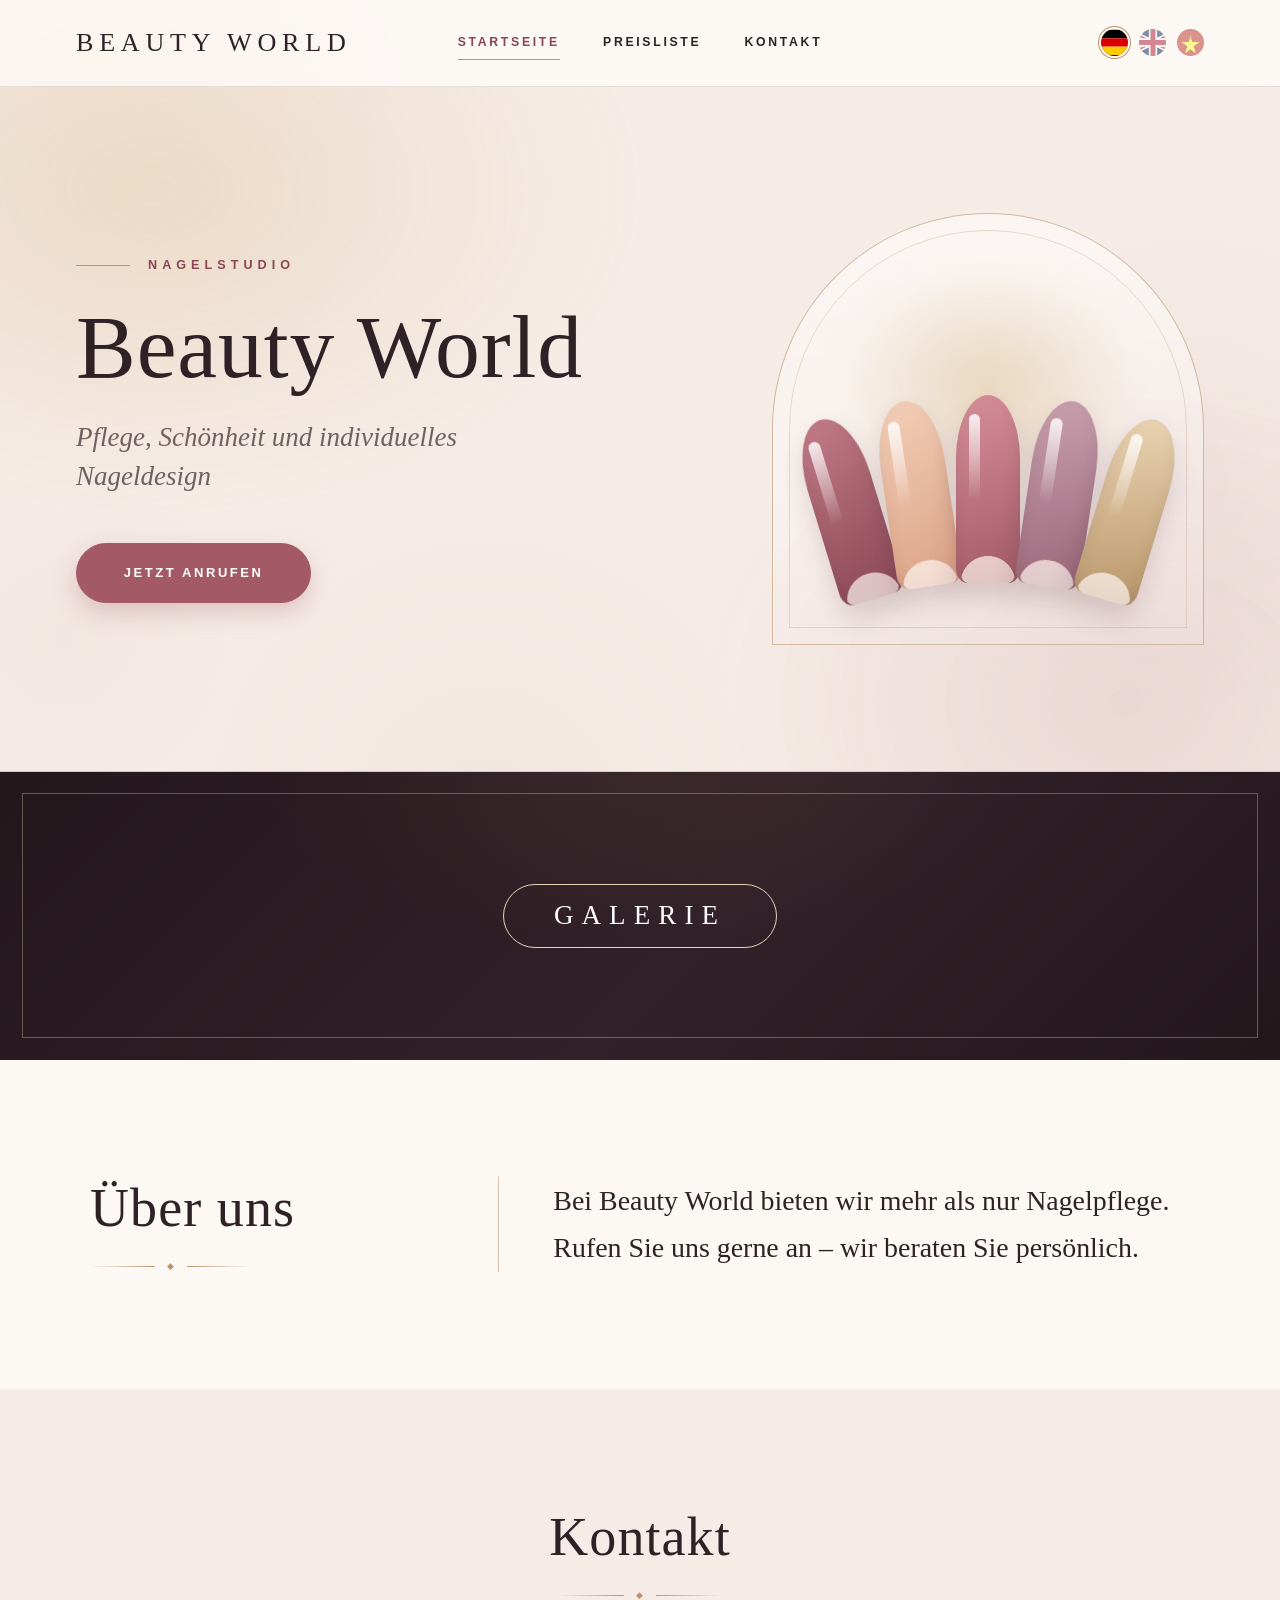
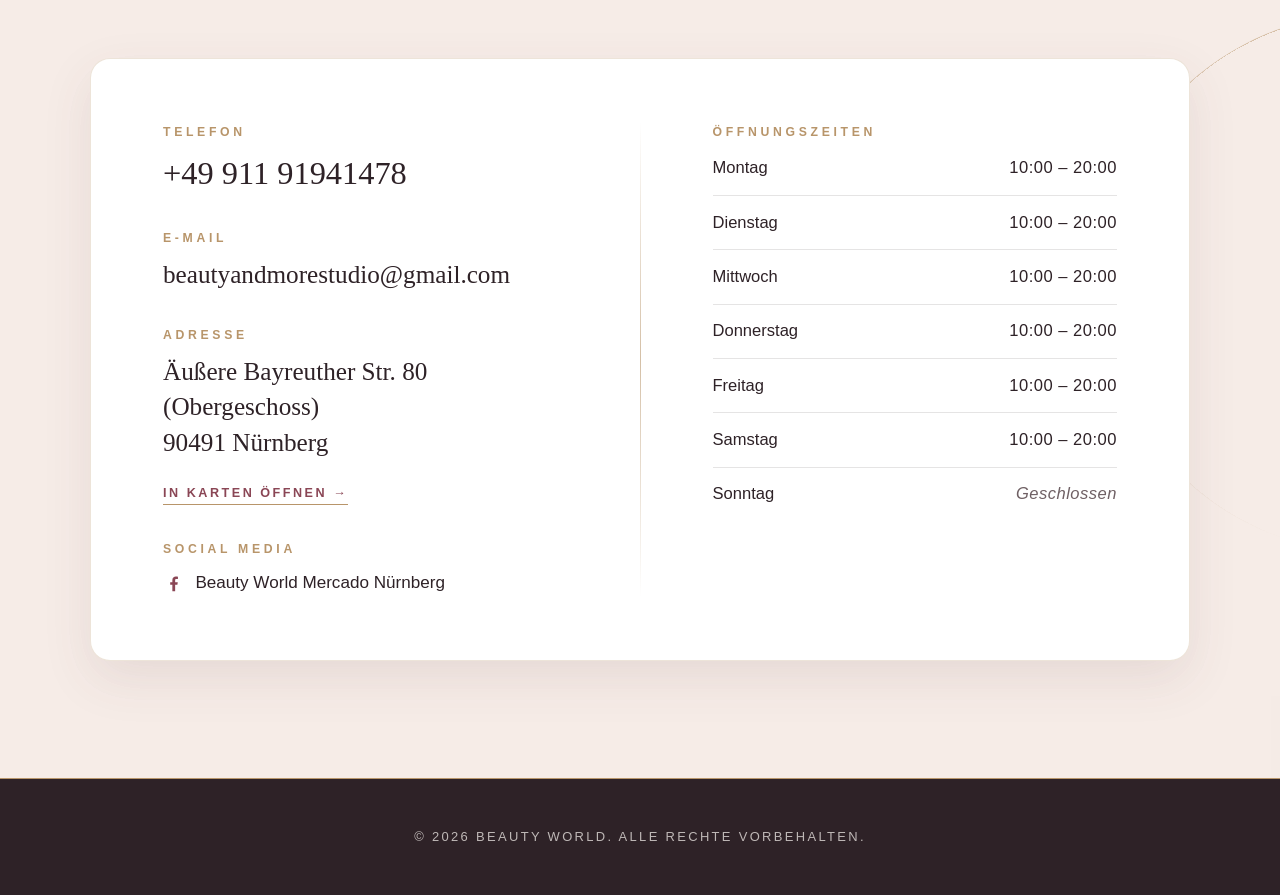
<file: index.html>
<!doctype html>
<html lang="de">
  <head>
    <meta charset="utf-8">
    <meta name="viewport" content="width=device-width, initial-scale=1">
    <title>Beauty World</title>
    <meta name="description" content="Beauty World – Nagelstudio in Nürnberg. Pflege, Schönheit und individuelles Nageldesign.">
    <link rel="stylesheet" href="src/styles/main.css">
  </head>
  <body class="home" data-page="home" data-root="">
    <header id="site-header"></header>
    <main>
      <section class="hero">
        <div class="hero-inner">
          <div class="hero-text">
            <p class="hero-eyebrow" data-i18n="hero.eyebrow"></p>
            <h1 class="hero-name" id="hero-name"></h1>
            <p class="hero-tagline" data-i18n="hero.tagline"></p>
            <div class="hero-actions">
              <a class="btn" id="hero-book" data-i18n="book.cta" href="#" target="_blank" rel="noopener noreferrer" hidden></a>
              <a class="btn" id="hero-call" data-i18n="hero.cta" href="#"></a>
            </div>
          </div>
          <div class="hero-art" aria-hidden="true">
            <span class="art-glow"></span>
            <span class="sparkle sparkle-1"></span>
            <span class="sparkle sparkle-2"></span>
            <span class="sparkle sparkle-3"></span>
            <span class="sparkle sparkle-4"></span>
            <span class="sparkle sparkle-5"></span>
            <span class="sparkle sparkle-6"></span>
            <div class="nail nail-1"></div>
            <div class="nail nail-2"></div>
            <div class="nail nail-3"></div>
            <div class="nail nail-4"></div>
            <div class="nail nail-5"></div>
          </div>
        </div>
      </section>

      <section class="section announcement" id="announcement" hidden>
        <div class="section-inner">
          <p class="announcement-label" data-i18n="notice.title"></p>
          <p class="announcement-text" id="announcement-text"></p>
        </div>
      </section>

      <section class="gallery">
        <button class="gallery-banner" id="gallery-banner" type="button" aria-haspopup="dialog">
          <span class="banner-bg" id="banner-bg" aria-hidden="true"></span>
          <span class="gallery-banner-title" data-i18n="gallery.title"></span>
        </button>
        <div class="gallery-overlay" id="gallery-overlay" role="dialog" aria-modal="true" data-i18n-label="gallery.title" hidden>
          <div class="overlay-card">
            <button class="overlay-close" id="overlay-close" type="button" data-i18n-label="gallery.close">&times;</button>
            <div class="overlay-grid" id="overlay-grid"></div>
            <p class="overlay-empty" id="overlay-empty" data-i18n="gallery.empty" hidden></p>
          </div>
        </div>
      </section>

      <section class="section reviews" id="reviews" hidden>
        <div class="section-inner">
          <h2 class="section-title" data-i18n="reviews.title"></h2>
          <div class="slider">
            <div class="slider-track" id="slider-track"></div>
            <div class="slider-controls">
              <button class="slider-btn" id="rev-prev" type="button" data-i18n-label="reviews.prev">
                <svg viewBox="0 0 24 24" aria-hidden="true"><path fill="none" stroke="currentColor" stroke-width="2" stroke-linecap="round" stroke-linejoin="round" d="M15 5l-7 7 7 7"/></svg>
              </button>
              <button class="slider-btn" id="rev-next" type="button" data-i18n-label="reviews.next">
                <svg viewBox="0 0 24 24" aria-hidden="true"><path fill="none" stroke="currentColor" stroke-width="2" stroke-linecap="round" stroke-linejoin="round" d="M9 5l7 7-7 7"/></svg>
              </button>
            </div>
          </div>
        </div>
      </section>

      <section class="section about">
        <div class="section-inner about-inner">
          <h2 class="section-title" data-i18n="about.title"></h2>
          <p class="about-text" data-i18n="about.text"></p>
        </div>
      </section>

      <section class="section section-alt">
        <div class="section-inner">
          <h2 class="section-title" data-i18n="contact.title"></h2>
          <div class="contact-block" id="contact-block"></div>
        </div>
      </section>
    </main>
    <footer id="site-footer"></footer>
    <script src="src/scripts/translations.js"></script>
    <script src="src/scripts/common.js"></script>
    <script src="src/scripts/home.js"></script>
  </body>
</html>
</file>
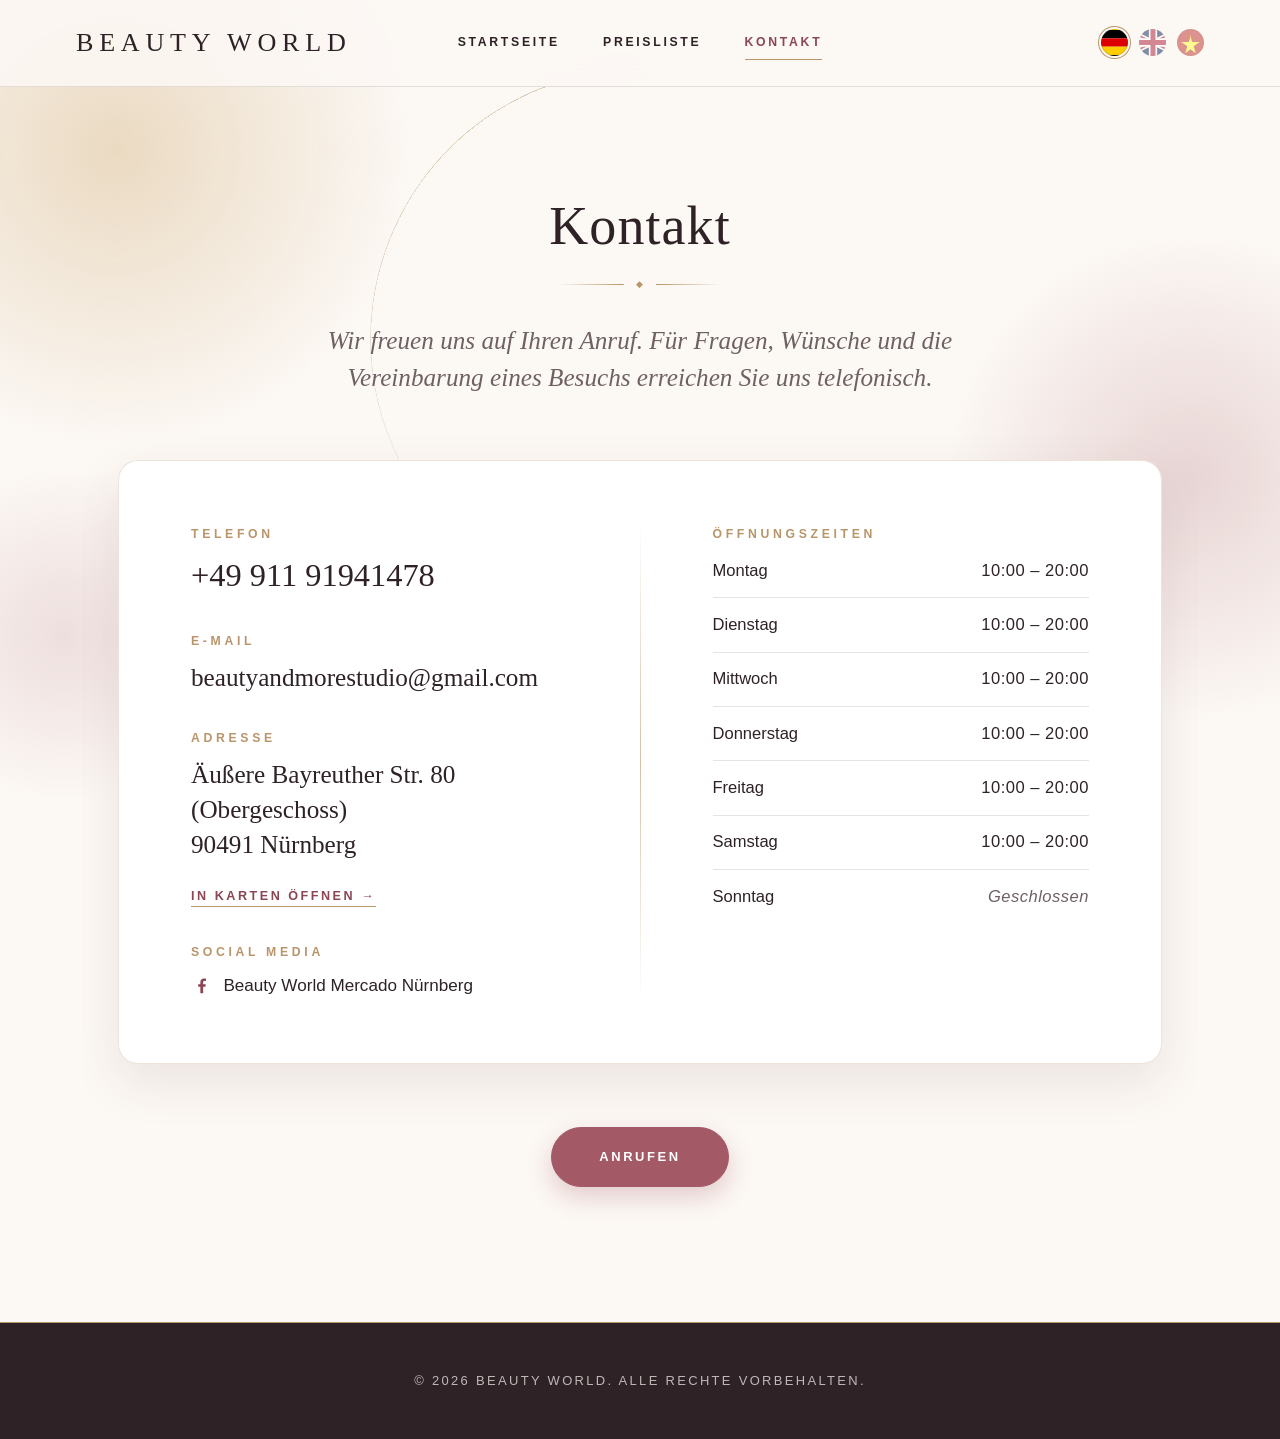
<file: src/pages/contact.html>
<!doctype html>
<html lang="de">
  <head>
    <meta charset="utf-8">
    <meta name="viewport" content="width=device-width, initial-scale=1">
    <title>Kontakt – Beauty World</title>
    <meta name="description" content="Kontakt und Öffnungszeiten von Beauty World – Nagelstudio in Nürnberg.">
    <link rel="stylesheet" href="../../src/styles/main.css">
  </head>
  <body data-page="contact" data-root="../../">
    <header id="site-header"></header>
    <main class="page">
      <h1 class="page-title" data-i18n="contact.title"></h1>
      <p class="page-intro" data-i18n="contact.intro"></p>
      <div class="contact-block" id="contact-block"></div>
      <p class="page-cta"><a class="btn" id="contact-call" data-i18n="contact.call" href="#"></a></p>
    </main>
    <footer id="site-footer"></footer>
    <script src="../../src/scripts/translations.js"></script>
    <script src="../../src/scripts/common.js"></script>
  </body>
</html>
</file>
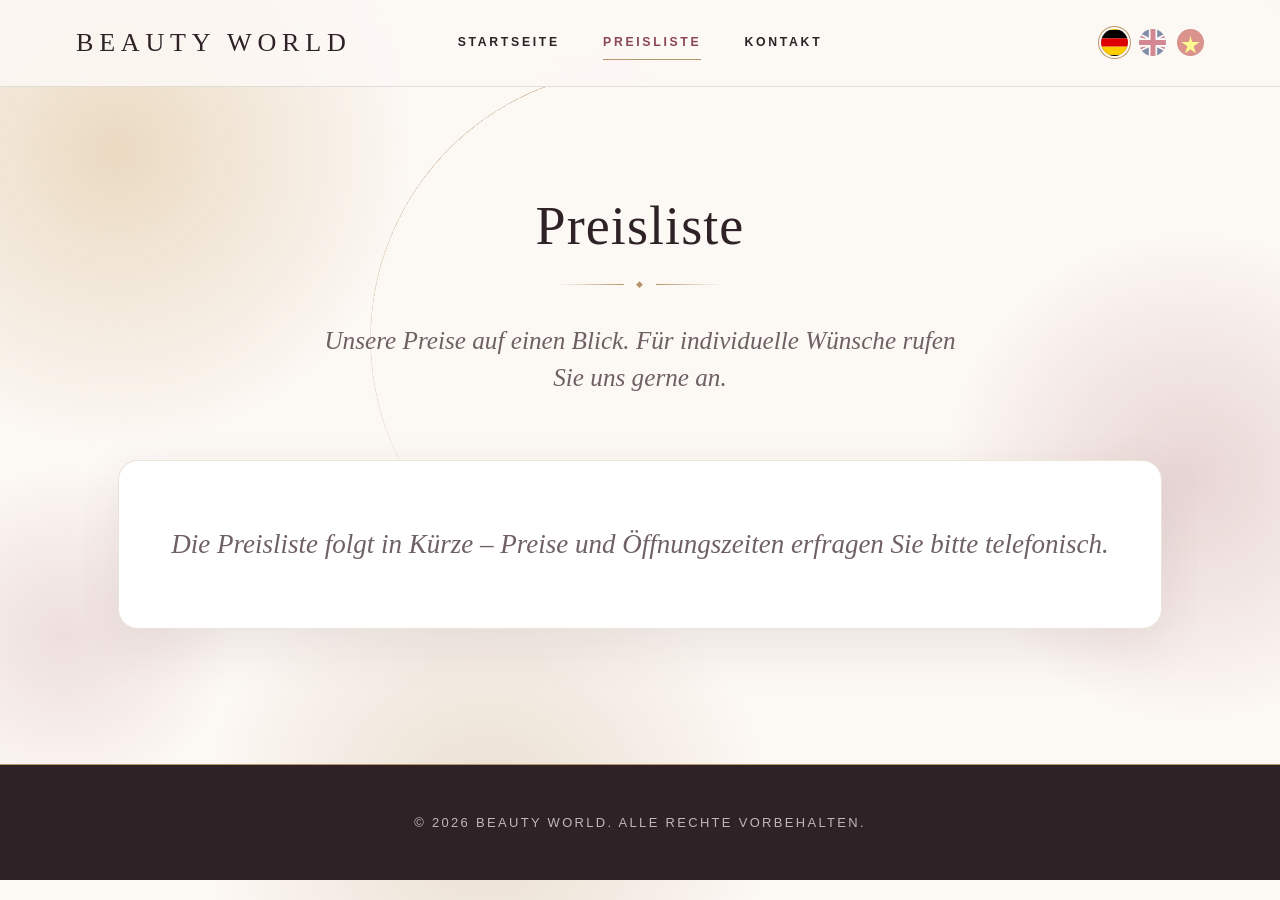
<file: src/pages/prices.html>
<!doctype html>
<html lang="de">
  <head>
    <meta charset="utf-8">
    <meta name="viewport" content="width=device-width, initial-scale=1">
    <title>Preisliste – Beauty World</title>
    <meta name="description" content="Preisliste von Beauty World – Nagelstudio in Nürnberg.">
    <link rel="stylesheet" href="../../src/styles/main.css">
  </head>
  <body data-page="prices" data-root="../../">
    <header id="site-header"></header>
    <main class="page">
      <h1 class="page-title" data-i18n="prices.title"></h1>
      <p class="page-intro" data-i18n="prices.intro"></p>
      <div id="prices"></div>
    </main>
    <footer id="site-footer"></footer>
    <script src="../../src/scripts/translations.js"></script>
    <script src="../../src/scripts/common.js"></script>
    <script src="../../src/scripts/prices.js"></script>
  </body>
</html>
</file>
<file: src/styles/main.css>
/* Beauty World – nail studio website */
:root {
  --blush: #f4e8e3;
  --cream: #fcf8f4;
  --rose: #a35a66;
  --rose-dark: #8a4655;
  --gold: #b8956a;
  --gold-light: #e6d2b5;
  --plum: #2e2227;
  --muted: #6f6064;
  --line: rgba(46, 34, 39, 0.12);
  --serif: "Cormorant Garamond", "Playfair Display", "Iowan Old Style", "Palatino Linotype", Palatino, "Book Antiqua", Georgia, serif;
  --sans: "Helvetica Neue", "Segoe UI", Roboto, "Noto Sans", "Liberation Sans", Arial, sans-serif;
  --shadow: 0 18px 50px rgba(90, 50, 62, 0.1);
}

:root {
  --blush-soft: var(--blush);
}

@supports (background: color-mix(in srgb, red 50%, transparent)) {
  :root {
    --blush-soft: color-mix(in srgb, var(--blush) 78%, transparent);
  }
}

html {
  font-size: 100%;
}

@media (min-width: 1280px) {
  html {
    font-size: 112.5%;
  }
}

@media (min-width: 1680px) {
  html {
    font-size: 125%;
  }
}

* {
  box-sizing: border-box;
}

body {
  margin: 0;
  font-family: var(--sans);
  color: var(--plum);
  background: var(--cream);
  line-height: 1.7;
  -webkit-font-smoothing: antialiased;
}

h1,
h2,
h3 {
  font-weight: 500;
}

:focus-visible {
  outline: 2px solid var(--rose-dark);
  outline-offset: 3px;
  border-radius: 4px;
}

[hidden] {
  display: none !important;
}

/* ---------- Entrance animation ---------- */
@keyframes fadeUp {
  from {
    opacity: 0;
    transform: translateY(1.2rem);
  }
  to {
    opacity: 1;
    transform: none;
  }
}

/* ---------- Header ---------- */
.site-header {
  position: sticky;
  top: 0;
  z-index: 50;
  background: rgba(252, 248, 244, 0.88);
  backdrop-filter: blur(12px);
  -webkit-backdrop-filter: blur(12px);
  border-bottom: 1px solid var(--line);
}

.header-inner {
  max-width: 1200px;
  margin: 0 auto;
  padding: 1.15rem 2rem;
  display: grid;
  grid-template-columns: 1fr auto 1fr;
  align-items: center;
  gap: 1.5rem;
}

.brand {
  justify-self: start;
  font-family: var(--serif);
  font-size: 1.45rem;
  letter-spacing: 0.22em;
  text-transform: uppercase;
  color: var(--plum);
  text-decoration: none;
  white-space: nowrap;
}

.nav {
  display: flex;
  gap: 2.4rem;
}

.nav-link {
  text-transform: uppercase;
  letter-spacing: 0.22em;
  font-size: 0.68rem;
  font-weight: 600;
  color: var(--plum);
  text-decoration: none;
  padding: 0.35rem 0;
  position: relative;
}

.nav-link::after {
  content: "";
  position: absolute;
  left: 50%;
  right: 50%;
  bottom: 0;
  height: 1px;
  background: var(--gold);
  transition: left 0.3s ease, right 0.3s ease;
}

.nav-link:hover::after,
.nav-link[aria-current="page"]::after {
  left: 0;
  right: 0;
}

.nav-link[aria-current="page"] {
  color: var(--rose-dark);
}

.lang-switch {
  justify-self: end;
  display: flex;
  gap: 0.6rem;
}

.flag {
  width: 1.5rem;
  height: 1.5rem;
  padding: 0;
  border: 1px solid var(--line);
  border-radius: 50%;
  background-size: cover;
  background-position: center;
  cursor: pointer;
  opacity: 0.5;
  filter: saturate(0.8);
  transition: opacity 0.25s ease, box-shadow 0.25s ease, transform 0.25s ease;
}

.flag:hover {
  opacity: 0.9;
  transform: translateY(-1px);
}

.flag.active {
  opacity: 1;
  filter: none;
  box-shadow: 0 0 0 2px var(--cream), 0 0 0 3px var(--gold);
}

.flag-de {
  background-image: url("data:image/svg+xml,%3Csvg xmlns='http://www.w3.org/2000/svg' viewBox='0 0 5 3' preserveAspectRatio='none'%3E%3Crect width='5' height='1' fill='%23000'/%3E%3Crect y='1' width='5' height='1' fill='%23d00'/%3E%3Crect y='2' width='5' height='1' fill='%23fc0'/%3E%3C/svg%3E");
}

.flag-en {
  background-image: url("data:image/svg+xml,%3Csvg xmlns='http://www.w3.org/2000/svg' viewBox='0 0 60 30' preserveAspectRatio='xMidYMid slice'%3E%3Crect width='60' height='30' fill='%23012169'/%3E%3Cpath d='M0 0L60 30M60 0L0 30' stroke='%23fff' stroke-width='6'/%3E%3Cpath d='M0 0L60 30M60 0L0 30' stroke='%23C8102E' stroke-width='2'/%3E%3Cpath d='M30 0V30M0 15H60' stroke='%23fff' stroke-width='10'/%3E%3Cpath d='M30 0V30M0 15H60' stroke='%23C8102E' stroke-width='6'/%3E%3C/svg%3E");
}

.flag-vi {
  background-image: url("data:image/svg+xml,%3Csvg xmlns='http://www.w3.org/2000/svg' viewBox='0 0 30 20' preserveAspectRatio='xMidYMid slice'%3E%3Crect width='30' height='20' fill='%23da251d'/%3E%3Cpolygon points='15,4 16.8,9.6 22.7,9.6 17.9,13 19.6,18.6 15,15.2 10.4,18.6 12.1,13 7.3,9.6 13.2,9.6' fill='%23ff0'/%3E%3C/svg%3E");
}

/* ---------- Buttons ---------- */
.btn {
  display: inline-block;
  padding: 1rem 2.6rem;
  border-radius: 999px;
  background: var(--rose);
  color: #fff;
  text-transform: uppercase;
  letter-spacing: 0.2em;
  font-size: 0.72rem;
  font-weight: 600;
  text-decoration: none;
  border: 1px solid var(--rose);
  box-shadow: 0 10px 24px rgba(163, 90, 102, 0.28);
  transition: transform 0.25s ease, box-shadow 0.25s ease, background 0.25s ease;
}

.btn:hover {
  transform: translateY(-2px);
  background: var(--rose-dark);
  border-color: var(--rose-dark);
  box-shadow: 0 14px 28px rgba(138, 70, 85, 0.3);
}

.btn-outline {
  background: transparent;
  color: var(--rose-dark);
  box-shadow: none;
}

.btn-outline:hover {
  background: var(--rose-dark);
  color: #fff;
}

/* ---------- Sections ---------- */
.section {
  padding: 6.5rem 2rem;
}

.section-alt {
  background: var(--blush-soft);
}

.section-inner {
  max-width: 1100px;
  margin: 0 auto;
}

.section-title,
.page-title {
  font-family: var(--serif);
  font-weight: 500;
  font-size: 2.6rem;
  line-height: 1.15;
  letter-spacing: 0.02em;
  text-align: center;
  margin: 0 0 3.2rem;
}

.section-title::after,
.page-title::after {
  content: "\25C6";
  content: "\25C6" / "";
  display: block;
  width: 9rem;
  margin: 1.3rem auto 0;
  color: var(--gold);
  font-family: var(--sans);
  font-size: 0.5rem;
  line-height: 1;
  text-align: center;
  background:
    linear-gradient(90deg, transparent, var(--gold)) left 50% / 3.6rem 1px no-repeat,
    linear-gradient(270deg, transparent, var(--gold)) right 50% / 3.6rem 1px no-repeat;
}

.home .section-title {
  font-size: 3rem;
}

/* ---------- Hero ---------- */
.hero {
  position: relative;
  background:
    radial-gradient(42rem 28rem at 12% 15%, rgba(230, 210, 181, 0.55), transparent 65%),
    radial-gradient(36rem 28rem at 88% 90%, rgba(163, 90, 102, 0.14), transparent 65%),
    var(--blush-soft);
  border-bottom: 1px solid rgba(184, 149, 106, 0.35);
}

.hero-inner {
  max-width: 1200px;
  margin: 0 auto;
  padding: 7rem 2rem;
  display: flex;
  align-items: center;
  justify-content: space-between;
  gap: 4rem;
}

.hero-text {
  flex: 1;
  max-width: 34rem;
}

.hero-eyebrow {
  display: flex;
  align-items: center;
  gap: 1rem;
  text-transform: uppercase;
  letter-spacing: 0.4em;
  font-size: 0.7rem;
  font-weight: 600;
  color: var(--rose-dark);
  margin: 0;
}

.hero-eyebrow::before {
  content: "";
  width: 3rem;
  height: 1px;
  background: var(--gold);
}

.hero-name {
  font-family: var(--serif);
  font-weight: 500;
  font-size: clamp(3.2rem, 7vw, 5.2rem);
  line-height: 1.02;
  letter-spacing: 0.01em;
  margin: 1.4rem 0 1.4rem;
}

.hero-tagline {
  font-family: var(--serif);
  font-style: italic;
  color: var(--muted);
  font-size: 1.5rem;
  line-height: 1.45;
  max-width: 26rem;
  margin: 0;
}

.hero-actions {
  margin-top: 2.6rem;
  display: flex;
  gap: 1rem;
  flex-wrap: wrap;
}

/* Hero artwork: fan of five polished nails inside a gold arch */
.hero-art {
  position: relative;
  width: 24rem;
  height: 24rem;
  flex-shrink: 0;
  border: 1px solid rgba(184, 149, 106, 0.6);
  border-radius: 12rem 12rem 0 0;
  background: linear-gradient(180deg, rgba(255, 255, 255, 0.55), rgba(255, 255, 255, 0.1));
}

.hero-art::before {
  content: "";
  position: absolute;
  inset: 0.9rem 0.9rem 0.9rem;
  border: 1px solid rgba(184, 149, 106, 0.3);
  border-radius: 11.1rem 11.1rem 0 0;
}

.nail {
  position: absolute;
  bottom: 3.4rem;
  left: calc(50% - 1.8rem);
  width: 3.6rem;
  height: 10.4rem;
  border-radius: 50% 50% 18% 18% / 34% 34% 8% 8%;
  transform-origin: 50% 32rem;
  transform: rotate(var(--r, 0deg));
  box-shadow: inset 0 -0.5rem 0.8rem rgba(0, 0, 0, 0.08), 0 14px 26px rgba(90, 50, 62, 0.18);
  animation: nailIn 1s cubic-bezier(0.2, 0.8, 0.2, 1) var(--d, 0s) both,
    float 7s ease-in-out calc(var(--d, 0s) + 1.2s) infinite;
}

/* Gloss streak */
.nail::after {
  content: "";
  position: absolute;
  top: 10%;
  left: 20%;
  width: 18%;
  height: 46%;
  border-radius: 999px;
  background: linear-gradient(rgba(255, 255, 255, 0.85), rgba(255, 255, 255, 0));
  animation: gloss 6s ease-in-out calc(var(--d, 0s) * 2 + 1.5s) infinite;
}

/* Pale half-moon at the cuticle */
.nail::before {
  content: "";
  position: absolute;
  left: 0;
  right: 0;
  bottom: 0;
  height: 20%;
  border-radius: 0 0 18% 18% / 0 0 100% 100%;
  background: radial-gradient(ellipse 60% 100% at 50% 100%, rgba(255, 245, 240, 0.7) 0 70%, transparent 72%);
}

.nail-1 {
  --r: -17deg;
  --d: 0.4s;
  background: linear-gradient(160deg, #c27b88, #8a4655);
}

.nail-2 {
  --r: -8.5deg;
  background: linear-gradient(160deg, #f2cfb8, #dca184);
  --d: 0.55s;
}

.nail-3 {
  --r: 0deg;
  background: linear-gradient(160deg, #d58f9a, #a35a66);
  --d: 0.7s;
}

.nail-4 {
  --r: 8.5deg;
  background: linear-gradient(160deg, #c9a0ae, #9a6679);
  --d: 0.85s;
}

.nail-5 {
  --r: 17deg;
  background: linear-gradient(160deg, #ebd5b4, #b8956a);
  --d: 1s;
}

@keyframes float {
  0%,
  100% {
    translate: 0 0;
  }
  50% {
    translate: 0 -0.5rem;
  }
}

/* ---------- Announcement ---------- */
.announcement {
  text-align: center;
}

.announcement-label {
  text-transform: uppercase;
  letter-spacing: 0.35em;
  font-size: 0.7rem;
  font-weight: 600;
  color: var(--rose-dark);
  margin: 0;
}

.announcement-text {
  font-family: var(--serif);
  font-size: 1.8rem;
  line-height: 1.4;
  white-space: pre-line;
  max-width: 50rem;
  margin: 1.2rem auto 0;
}

/* ---------- Gallery ---------- */
.gallery {
  padding: 0;
}

.gallery-banner {
  position: relative;
  display: flex;
  align-items: center;
  justify-content: center;
  width: 100%;
  min-height: 16rem;
  border: 0;
  padding: 0;
  cursor: pointer;
  overflow: hidden;
  background:
    radial-gradient(30rem 14rem at 50% 0%, rgba(184, 149, 106, 0.22), transparent 70%),
    linear-gradient(135deg, #261a1f, #46303a 55%, #261a1f);
}

.gallery-banner::before {
  content: "";
  position: absolute;
  inset: 1.2rem;
  border: 1px solid rgba(230, 210, 181, 0.35);
  z-index: 1;
  pointer-events: none;
  transition: inset 0.4s ease, border-color 0.4s ease;
}

.gallery-banner:hover::before {
  inset: 0.8rem;
  border-color: rgba(230, 210, 181, 0.6);
}

.banner-bg {
  position: absolute;
  inset: 0;
  background-size: cover;
  background-position: center;
  transition: transform 0.6s ease;
}

.banner-bg::after {
  content: "";
  position: absolute;
  inset: 0;
  background: rgba(34, 21, 27, 0.55);
  transition: background 0.3s ease;
}

.gallery-banner:hover .banner-bg {
  transform: scale(1.04);
}

.gallery-banner:hover .banner-bg::after {
  background: rgba(34, 21, 27, 0.4);
}

.gallery-banner-title {
  position: relative;
  z-index: 2;
  display: inline-block;
  padding: 0.85rem 2.8rem;
  border: 1px solid var(--gold-light);
  border-radius: 999px;
  color: #fff;
  font-family: var(--serif);
  font-size: 1.5rem;
  letter-spacing: 0.3em;
  text-transform: uppercase;
  transition: background 0.3s ease, color 0.3s ease;
}

.gallery-banner:hover .gallery-banner-title {
  background: rgba(255, 255, 255, 0.12);
}

.gallery-overlay {
  position: fixed;
  inset: 0;
  background: rgba(30, 18, 22, 0.75);
  display: flex;
  align-items: center;
  justify-content: center;
  padding: 1.5rem;
  z-index: 60;
}

.overlay-card {
  background: #fff;
  border-radius: 20px;
  box-shadow: var(--shadow);
  max-width: 60rem;
  width: 100%;
  max-height: 85vh;
  overflow: auto;
  padding: 3rem 2.5rem 2.5rem;
  position: relative;
}

.overlay-close {
  position: absolute;
  top: 1rem;
  right: 1rem;
  width: 2.4rem;
  height: 2.4rem;
  border-radius: 50%;
  border: 1px solid var(--line);
  background: #fff;
  cursor: pointer;
  font-size: 1.2rem;
  line-height: 1;
  color: var(--plum);
  transition: background 0.2s ease;
}

.overlay-close:hover {
  background: var(--blush);
}

.overlay-grid {
  display: grid;
  grid-template-columns: repeat(auto-fill, minmax(10rem, 1fr));
  gap: 0.8rem;
}

.overlay-cell {
  aspect-ratio: 1;
  overflow: hidden;
  border-radius: 12px;
}

.overlay-cell img {
  width: 100%;
  height: 100%;
  object-fit: cover;
  display: block;
}

.overlay-empty {
  text-align: center;
  font-family: var(--serif);
  font-style: italic;
  font-size: 1.4rem;
  color: var(--muted);
  padding: 2rem 0;
  margin: 0;
}

/* ---------- Reviews ---------- */
.reviews {
  background: var(--blush-soft);
}

.slider {
  max-width: 46rem;
  margin: 0 auto;
  overflow: hidden;
}

.slider-track {
  display: flex;
  transition: transform 0.45s ease;
}

.slide {
  min-width: 100%;
  padding: 0.5rem 0.6rem 1.5rem;
}

.review-card {
  background: #fff;
  border: 1px solid rgba(184, 149, 106, 0.25);
  border-radius: 20px;
  box-shadow: var(--shadow);
  padding: 3rem;
  margin: 0;
  text-align: center;
}

.stars {
  color: var(--gold);
  display: flex;
  justify-content: center;
  gap: 0.3rem;
  margin-bottom: 1.4rem;
}

.stars svg {
  width: 1rem;
  height: 1rem;
}

.review-text {
  font-family: var(--serif);
  font-size: 1.4rem;
  line-height: 1.55;
  margin: 0 0 0.8rem;
  display: -webkit-box;
  -webkit-line-clamp: 5;
  -webkit-box-orient: vertical;
  overflow: hidden;
}

.review-text.expanded {
  display: block;
  overflow: visible;
}

.review-more {
  background: none;
  border: 0;
  padding: 0;
  color: var(--rose-dark);
  cursor: pointer;
  font-size: 0.72rem;
  font-weight: 600;
  letter-spacing: 0.18em;
  text-transform: uppercase;
  text-decoration: underline;
  text-underline-offset: 0.3em;
}

.review-name {
  color: var(--muted);
  margin-top: 1.2rem;
  font-size: 0.72rem;
  font-weight: 600;
  letter-spacing: 0.2em;
  text-transform: uppercase;
}

.slider-controls {
  display: flex;
  justify-content: center;
  gap: 1rem;
  margin-top: 0.5rem;
}

.slider-btn {
  width: 2.8rem;
  height: 2.8rem;
  border-radius: 50%;
  border: 1px solid var(--gold);
  background: transparent;
  color: var(--rose-dark);
  cursor: pointer;
  display: flex;
  align-items: center;
  justify-content: center;
  transition: background 0.25s ease, color 0.25s ease, transform 0.25s ease;
}

.slider-btn:hover {
  background: var(--rose-dark);
  color: #fff;
  transform: translateY(-2px);
}

.slider-btn svg {
  width: 1.1rem;
  height: 1.1rem;
}

/* ---------- About ---------- */
.about-inner {
  display: flex;
  gap: 5rem;
  align-items: flex-start;
}

.about .section-title {
  flex: 1;
  text-align: left;
  margin-bottom: 0;
}

.about .section-title::after {
  margin-left: 0;
}

.about-text {
  flex: 2;
  font-family: var(--serif);
  font-size: 1.55rem;
  line-height: 1.7;
  color: var(--plum);
  margin: 0;
  padding-left: 3rem;
  border-left: 1px solid rgba(184, 149, 106, 0.55);
}

/* ---------- Contact block ---------- */
.contact-card {
  background: #fff;
  border: 1px solid rgba(184, 149, 106, 0.25);
  border-radius: 20px;
  box-shadow: var(--shadow);
  padding: 3.5rem 4rem;
  display: flex;
  gap: 4rem;
}

.contact-details,
.contact-hours {
  flex: 1;
}

.contact-divider {
  width: 1px;
  background: linear-gradient(180deg, transparent, rgba(184, 149, 106, 0.6), transparent);
}

.contact-label {
  font-family: var(--sans);
  font-size: 0.68rem;
  font-weight: 600;
  text-transform: uppercase;
  letter-spacing: 0.3em;
  color: var(--gold);
  margin: 0 0 0.45rem;
}

.contact-row {
  margin-bottom: 1.8rem;
}

.contact-row:last-child {
  margin-bottom: 0;
}

.contact-value {
  font-family: var(--serif);
  font-size: 1.4rem;
  line-height: 1.4;
  color: var(--plum);
  text-decoration: none;
}

a.contact-value {
  transition: color 0.2s ease;
}

a.contact-value:hover {
  color: var(--rose-dark);
}

.contact-phone {
  font-size: 1.8rem;
}

.address-line {
  display: block;
}

.map-link {
  font-family: var(--sans);
  font-size: 0.7rem;
  font-weight: 600;
  letter-spacing: 0.2em;
  text-transform: uppercase;
  color: var(--rose-dark);
  border-bottom: 1px solid var(--gold);
  padding-bottom: 0.2rem;
}

.map-link::after {
  content: " \2192";
}

.contact-row:has(> .map-link) {
  margin-top: -0.9rem;
}

.social-links {
  display: flex;
  flex-wrap: wrap;
  gap: 0.6rem 1.4rem;
}

.social-link {
  display: inline-flex;
  align-items: center;
  gap: 0.6rem;
  color: var(--plum);
  text-decoration: none;
  font-size: 0.95rem;
  transition: color 0.2s ease;
}

.social-link svg {
  width: 1.2rem;
  height: 1.2rem;
  color: var(--rose-dark);
  flex-shrink: 0;
}

.social-link:hover {
  color: var(--rose-dark);
}

.hours-row {
  display: flex;
  justify-content: space-between;
  gap: 1rem;
  padding: 0.7rem 0;
  border-bottom: 1px solid var(--line);
  font-size: 0.92rem;
}

.hours-row:first-child {
  padding-top: 0.2rem;
}

.hours-row:last-child {
  border-bottom: 0;
  padding-bottom: 0;
}

.hours-time {
  font-variant-numeric: tabular-nums;
  letter-spacing: 0.03em;
}

.hours-time.closed {
  color: var(--muted);
  font-style: italic;
}

/* ---------- Pages (prices, contact) ---------- */
.page {
  max-width: 62rem;
  margin: 0 auto;
  padding: 6rem 2rem;
  min-height: 62vh;
}

.page-title {
  margin-bottom: 1.8rem;
  font-size: 3rem;
}

.page-intro {
  text-align: center;
  font-family: var(--serif);
  font-style: italic;
  font-size: 1.4rem;
  line-height: 1.5;
  color: var(--muted);
  max-width: 36rem;
  margin: 0 auto 3.5rem;
}

.page-cta {
  text-align: center;
  margin-top: 3.5rem;
}

.price-card {
  background: #fff;
  border: 1px solid rgba(184, 149, 106, 0.25);
  border-radius: 20px;
  box-shadow: var(--shadow);
  padding: 2.5rem 3rem;
  margin-bottom: 1.8rem;
}

.price-cat {
  font-family: var(--serif);
  font-size: 1.8rem;
  margin: 0 0 1.2rem;
}

.price-row {
  display: flex;
  align-items: baseline;
  gap: 0.8rem;
  padding: 0.55rem 0;
}

.price-dots {
  flex: 1;
  border-bottom: 1px dotted rgba(184, 149, 106, 0.6);
  transform: translateY(-0.25em);
}

.price-value {
  color: var(--rose-dark);
  font-weight: 600;
  font-variant-numeric: tabular-nums;
}

.prices-empty {
  background: #fff;
  border: 1px solid rgba(184, 149, 106, 0.25);
  border-radius: 20px;
  box-shadow: var(--shadow);
  padding: 3.5rem 2rem;
  text-align: center;
  font-family: var(--serif);
  font-style: italic;
  font-size: 1.5rem;
  line-height: 1.5;
  color: var(--muted);
}

/* ---------- Footer ---------- */
.site-footer {
  background: var(--plum);
  color: rgba(252, 248, 244, 0.7);
  text-align: center;
  padding: 2.6rem 1.5rem;
  font-size: 0.72rem;
  letter-spacing: 0.18em;
  text-transform: uppercase;
  border-top: 1px solid var(--gold);
}

.footer-text {
  margin: 0;
}

/* ---------- Responsive ---------- */
@media (max-width: 900px) {
  .header-inner {
    display: flex;
    flex-wrap: wrap;
    justify-content: space-between;
    row-gap: 0.7rem;
    padding: 0.9rem 1.5rem;
  }

  .brand {
    order: 1;
    font-size: 1.2rem;
    letter-spacing: 0.18em;
  }

  .lang-switch {
    order: 2;
  }

  .nav {
    order: 3;
    width: 100%;
    justify-content: center;
    gap: 1.8rem;
  }

  .contact-card {
    padding: 3rem;
    gap: 3rem;
  }

  .about-inner {
    gap: 3rem;
  }
}

@media (max-width: 800px) {
  .hero-inner {
    flex-direction: column-reverse;
    text-align: center;
    gap: 3rem;
    padding: 4.5rem 1.5rem;
  }

  .hero-text {
    max-width: none;
  }

  .hero-eyebrow {
    justify-content: center;
  }

  .hero-eyebrow::after {
    content: "";
    width: 3rem;
    height: 1px;
    background: var(--gold);
  }

  .hero-tagline {
    margin: 0 auto;
  }

  .hero-actions {
    justify-content: center;
  }

  .hero-art {
    transform: scale(0.72);
    transform-origin: 50% 100%;
    margin: -4rem 0 -0.5rem;
  }
}

@media (max-width: 700px) {
  .section {
    padding: 4rem 1.5rem;
  }

  .home .section-title,
  .page-title {
    font-size: 2.2rem;
  }

  .section-title {
    margin-bottom: 2.2rem;
  }

  .hero-name {
    font-size: 3rem;
  }

  .contact-card {
    flex-direction: column;
    padding: 2.2rem 1.8rem;
    gap: 2.2rem;
  }

  .contact-divider {
    width: 100%;
    height: 1px;
    background: linear-gradient(90deg, transparent, rgba(184, 149, 106, 0.6), transparent);
  }

  .contact-phone {
    font-size: 1.6rem;
  }

  .about-inner {
    flex-direction: column;
    gap: 1.8rem;
    text-align: center;
  }

  .about .section-title {
    text-align: center;
  }

  .about .section-title::after {
    margin-left: auto;
  }

  .about-text {
    padding-left: 0;
    border-left: 0;
    font-size: 1.35rem;
  }

  .gallery-banner {
    min-height: 13rem;
  }

  .gallery-banner-title {
    font-size: 1.2rem;
    padding: 0.7rem 2rem;
  }

  .overlay-card {
    padding: 3rem 1.2rem 1.5rem;
  }

  .review-card {
    padding: 2rem 1.5rem;
  }

  .price-card {
    padding: 2rem 1.5rem;
  }

  .page {
    padding: 4rem 1.5rem;
  }
}

/* ---------- Motion ---------- */
@keyframes nailIn {
  from {
    opacity: 0;
    bottom: -1.5rem;
  }
  to {
    opacity: 1;
    bottom: 3.4rem;
  }
}

@keyframes gloss {
  0%,
  100% {
    opacity: 0.55;
  }
  50% {
    opacity: 1;
  }
}

@keyframes twinkle {
  0%,
  100% {
    opacity: 0;
    scale: 0.2;
    rotate: 0deg;
  }
  50% {
    opacity: 1;
    scale: 1;
    rotate: 45deg;
  }
}

@keyframes glow {
  0%,
  100% {
    opacity: 0.45;
    scale: 0.9;
  }
  50% {
    opacity: 1;
    scale: 1.1;
  }
}

@keyframes lineGrow {
  from {
    transform: scaleX(0);
  }
  to {
    transform: scaleX(1);
  }
}

@keyframes ruleGrow {
  from {
    background-size: 0 1px, 0 1px;
  }
  to {
    background-size: 3.6rem 1px, 3.6rem 1px;
  }
}

@keyframes shine {
  from {
    left: -60%;
  }
  to {
    left: 140%;
  }
}

@keyframes shineIdle {
  0% {
    left: -60%;
  }
  22%,
  100% {
    left: 140%;
  }
}

@keyframes drift {
  from {
    scale: 1;
  }
  to {
    scale: 1.08;
  }
}

/* Hero intro: staggered reveal */
.hero-text > * {
  animation: fadeUp 0.9s cubic-bezier(0.2, 0.7, 0.2, 1) both;
}

.hero-text > :nth-child(2) {
  animation-delay: 0.12s;
}

.hero-text > :nth-child(3) {
  animation-delay: 0.26s;
}

.hero-text > :nth-child(4) {
  animation-delay: 0.4s;
}

.hero-eyebrow::before {
  transform-origin: left;
  animation: lineGrow 0.9s cubic-bezier(0.2, 0.7, 0.2, 1) 0.4s both;
}

/* Hero art: glow and sparkles */
.art-glow {
  position: absolute;
  left: 50%;
  top: 40%;
  width: 72%;
  height: 58%;
  translate: -50% -50%;
  background: radial-gradient(closest-side, rgba(230, 210, 181, 0.85), transparent);
  filter: blur(12px);
  animation: glow 6s ease-in-out infinite;
  pointer-events: none;
}

.sparkle {
  position: absolute;
  width: var(--s, 0.9rem);
  height: var(--s, 0.9rem);
  background: linear-gradient(135deg, #fff, var(--gold));
  clip-path: polygon(50% 0, 62% 38%, 100% 50%, 62% 62%, 50% 100%, 38% 62%, 0 50%, 38% 38%);
  opacity: 0;
  animation: twinkle 3.6s ease-in-out var(--t, 0s) infinite;
  pointer-events: none;
}

.sparkle-1 {
  top: 14%;
  left: 10%;
  --t: 1.4s;
}

.sparkle-2 {
  top: 6%;
  right: 24%;
  --s: 1.2rem;
  --t: 2.2s;
}

.sparkle-3 {
  top: 40%;
  right: -1.2rem;
  --s: 1.1rem;
  --t: 0.6s;
}

.sparkle-4 {
  top: 48%;
  left: -1rem;
  --s: 0.8rem;
  --t: 2.9s;
}

.sparkle-5 {
  top: 22%;
  left: 48%;
  --s: 0.7rem;
  --t: 1.9s;
}

.sparkle-6 {
  top: 28%;
  right: 8%;
  --s: 0.6rem;
  --t: 3.2s;
}

/* Button shine sweep */
.btn {
  position: relative;
  overflow: hidden;
}

.btn::after {
  content: "";
  position: absolute;
  top: 0;
  bottom: 0;
  left: -60%;
  width: 40%;
  background: linear-gradient(100deg, transparent, rgba(255, 255, 255, 0.5), transparent);
  transform: skewX(-20deg);
  pointer-events: none;
}

.btn:hover::after {
  animation: shine 0.9s ease;
}

.hero-actions .btn:not(.btn-outline):not(:hover)::after {
  animation: shineIdle 6s ease-in-out 2.5s infinite;
}

/* Gallery banner sheen and slow drift */
.gallery-banner::after {
  content: "";
  position: absolute;
  top: 0;
  bottom: 0;
  left: -40%;
  width: 30%;
  background: linear-gradient(100deg, transparent, rgba(230, 210, 181, 0.16), transparent);
  transform: skewX(-20deg);
  z-index: 1;
  pointer-events: none;
  animation: shineIdle 9s ease-in-out 1s infinite;
}

.banner-bg {
  animation: drift 26s ease-in-out infinite alternate;
}

/* Scroll reveal (class added by JS, so content is visible without it) */
.reveal {
  opacity: 0;
  transform: translateY(1.6rem);
  transition: opacity 0.9s ease, transform 0.9s cubic-bezier(0.2, 0.7, 0.2, 1);
}

.reveal.in {
  opacity: 1;
  transform: none;
}

.reveal.in .section-title::after,
.page-title.reveal.in::after {
  animation: ruleGrow 1.1s cubic-bezier(0.2, 0.7, 0.2, 1) 0.35s both;
}

.reveal.in .hours-row,
.reveal.in .contact-row {
  animation: fadeUp 0.7s cubic-bezier(0.2, 0.7, 0.2, 1) calc(0.25s + var(--n, 0) * 0.07s) both;
}

.contact-row:nth-child(2) {
  --n: 1;
}

.contact-row:nth-child(3) {
  --n: 2;
}

.contact-row:nth-child(4) {
  --n: 3;
}

.contact-row:nth-child(5) {
  --n: 4;
}

/* ---------- Ambient background (all pages) ---------- */
@keyframes orbDrift {
  from {
    transform: translate3d(0, 0, 0) scale(1);
  }
  to {
    transform: translate3d(var(--dx, 4vw), var(--dy, 3vh), 0) scale(1.15);
  }
}

@keyframes dustRise {
  0% {
    transform: translate3d(0, 0, 0) rotate(0deg);
    opacity: 0;
  }
  10% {
    opacity: 1;
  }
  50% {
    transform: translate3d(var(--sway, 2rem), -55vh, 0) rotate(90deg);
  }
  90% {
    opacity: 0.7;
  }
  100% {
    transform: translate3d(calc(var(--sway, 2rem) * -1), -115vh, 0) rotate(180deg);
    opacity: 0;
  }
}

@keyframes spin {
  to {
    transform: rotate(360deg);
  }
}

.ambient {
  position: fixed;
  inset: 0;
  z-index: -1;
  overflow: hidden;
  pointer-events: none;
}

.orb {
  position: absolute;
  width: var(--w);
  aspect-ratio: 1;
  border-radius: 50%;
  background: radial-gradient(closest-side, var(--c), transparent);
  translate: 0 calc(var(--sy, 0) * var(--k, 0) * 1px);
  animation: orbDrift var(--dur, 28s) ease-in-out var(--dl, 0s) infinite alternate;
}

.orb-1 {
  --w: 46vw;
  --c: color-mix(in srgb, var(--gold-light) 80%, transparent);
  --dx: 7vw;
  --dy: 6vh;
  --k: -0.05;
  --dur: 30s;
  left: -14vw;
  top: -16vh;
}

.orb-2 {
  --w: 38vw;
  --c: color-mix(in srgb, var(--rose) 22%, transparent);
  --dx: -6vw;
  --dy: 8vh;
  --k: 0.06;
  --dur: 36s;
  --dl: -8s;
  right: -12vw;
  top: 26vh;
}

.orb-3 {
  --w: 44vw;
  --c: color-mix(in srgb, var(--gold) 26%, transparent);
  --dx: 5vw;
  --dy: -7vh;
  --k: -0.08;
  --dur: 34s;
  --dl: -14s;
  left: 16vw;
  bottom: -22vh;
}

.orb-4 {
  --w: 26vw;
  --c: color-mix(in srgb, var(--rose) 16%, transparent);
  --dx: 6vw;
  --dy: -5vh;
  --k: 0.04;
  --dur: 26s;
  --dl: -4s;
  left: -8vw;
  top: 52vh;
}

.dust {
  position: absolute;
  left: var(--x);
  bottom: -1rem;
  width: var(--s);
  height: var(--s);
  border-radius: 50%;
  background: radial-gradient(circle, var(--gold-light), var(--gold) 62%, transparent 74%);
  filter: drop-shadow(0 0 4px color-mix(in srgb, var(--gold) 70%, transparent));
  opacity: 0;
  animation: dustRise var(--dur) linear var(--dl) infinite;
}

.dust.star {
  border-radius: 0;
  background: linear-gradient(135deg, #fff, var(--gold));
  clip-path: polygon(50% 0, 62% 38%, 100% 50%, 62% 62%, 50% 100%, 38% 62%, 0 50%, 38% 38%);
}

@media (max-width: 700px) {
  .dust:nth-child(n + 13) {
    display: none;
  }
}

/* Slow comet rings behind About, Contact and page titles */
.about,
.section-alt,
.page {
  position: relative;
  isolation: isolate;
}

.about,
.section-alt {
  overflow: hidden;
}

.page {
  overflow-x: clip;
}

.about::before,
.section-alt::after,
.page::before {
  content: "";
  position: absolute;
  z-index: -1;
  width: min(30rem, 90vw);
  aspect-ratio: 1;
  border-radius: 50%;
  background: conic-gradient(from 0deg, transparent 0 55%, color-mix(in srgb, var(--gold) 60%, transparent));
  -webkit-mask: radial-gradient(farthest-side, transparent calc(100% - 1px), #000 calc(100% - 1px));
  mask: radial-gradient(farthest-side, transparent calc(100% - 1px), #000 calc(100% - 1px));
  animation: spin 48s linear infinite;
  pointer-events: none;
}

.about::before {
  left: -20rem;
  top: 50%;
  margin-top: -15rem;
}

.section-alt::after {
  right: -20rem;
  top: 50%;
  margin-top: -15rem;
  animation-direction: reverse;
}

.page::before {
  left: 50%;
  top: -1rem;
  margin-left: calc(min(30rem, 90vw) / -2);
}

/* ---------- Reduced motion ---------- */
@media (prefers-reduced-motion: reduce) {
  *,
  *::before,
  *::after {
    animation-duration: 0.01ms !important;
    animation-iteration-count: 1 !important;
    transition-duration: 0.01ms !important;
  }
}
</file>
